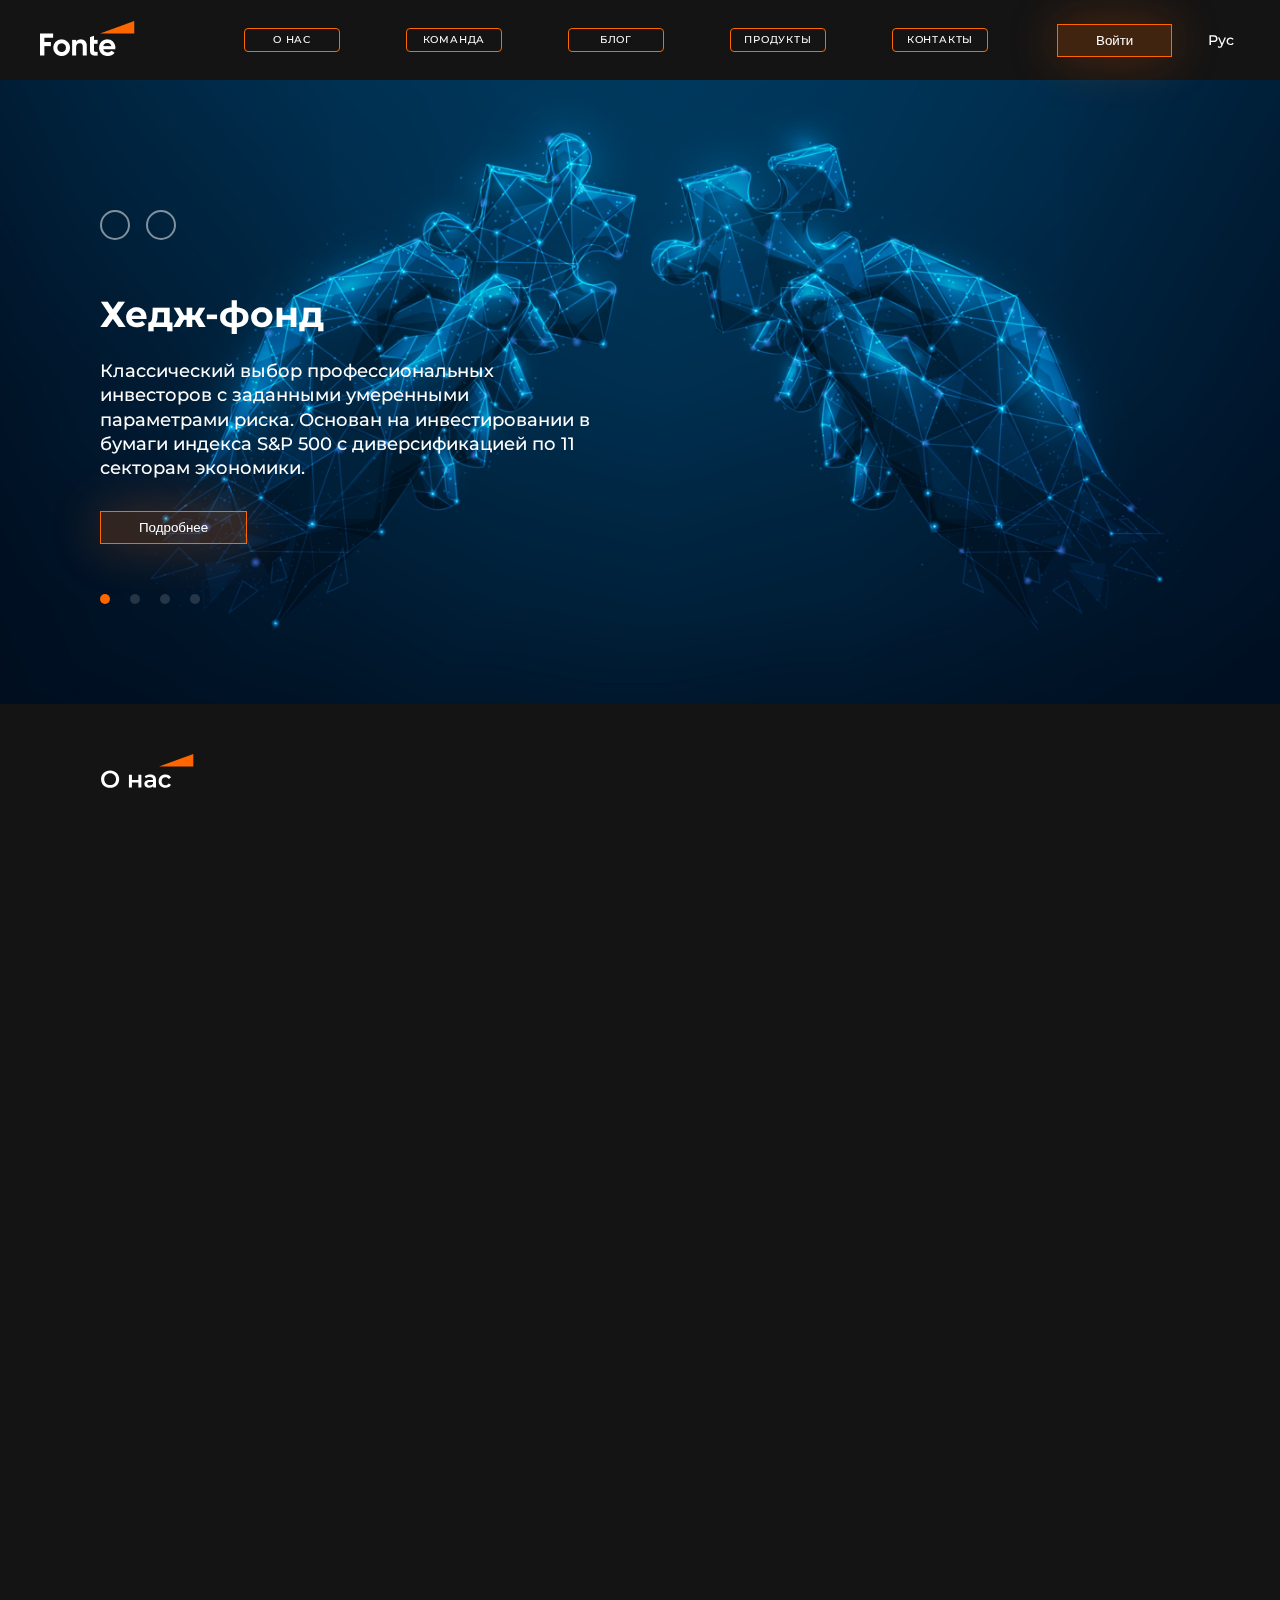
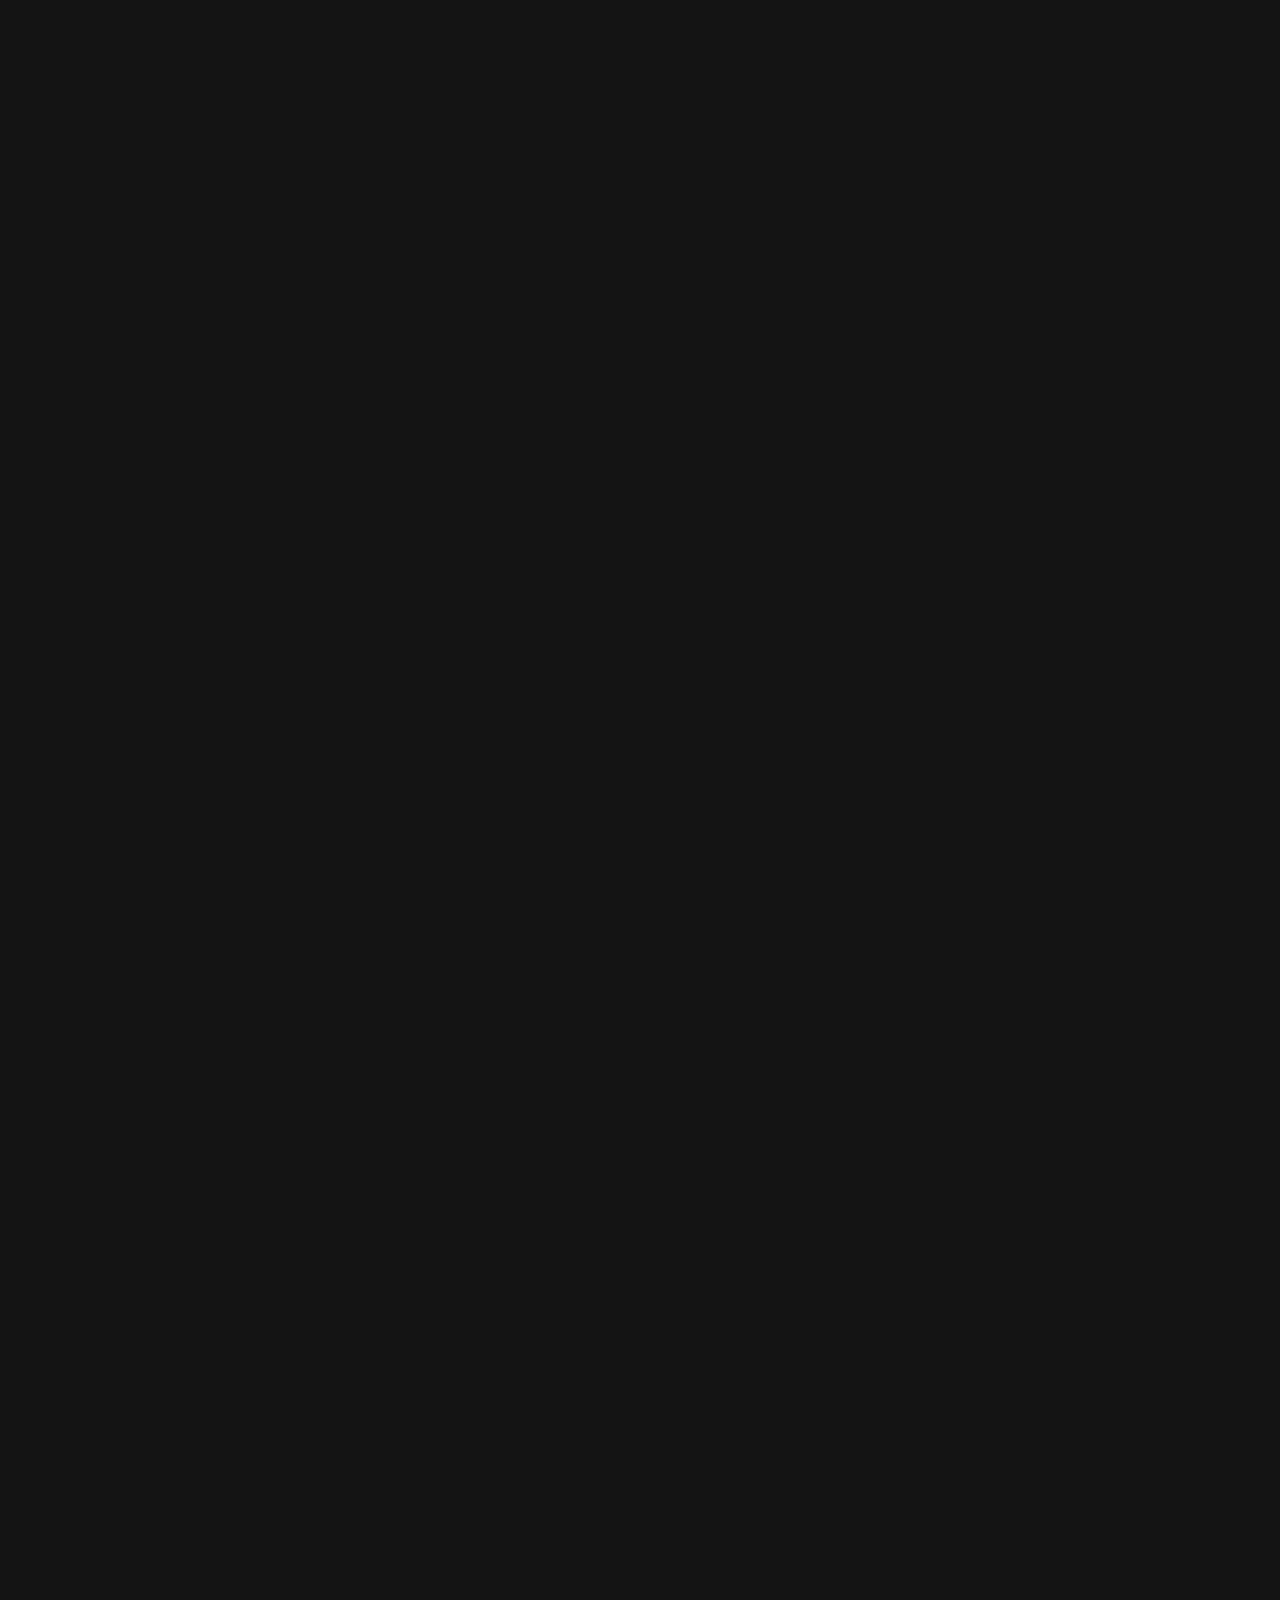
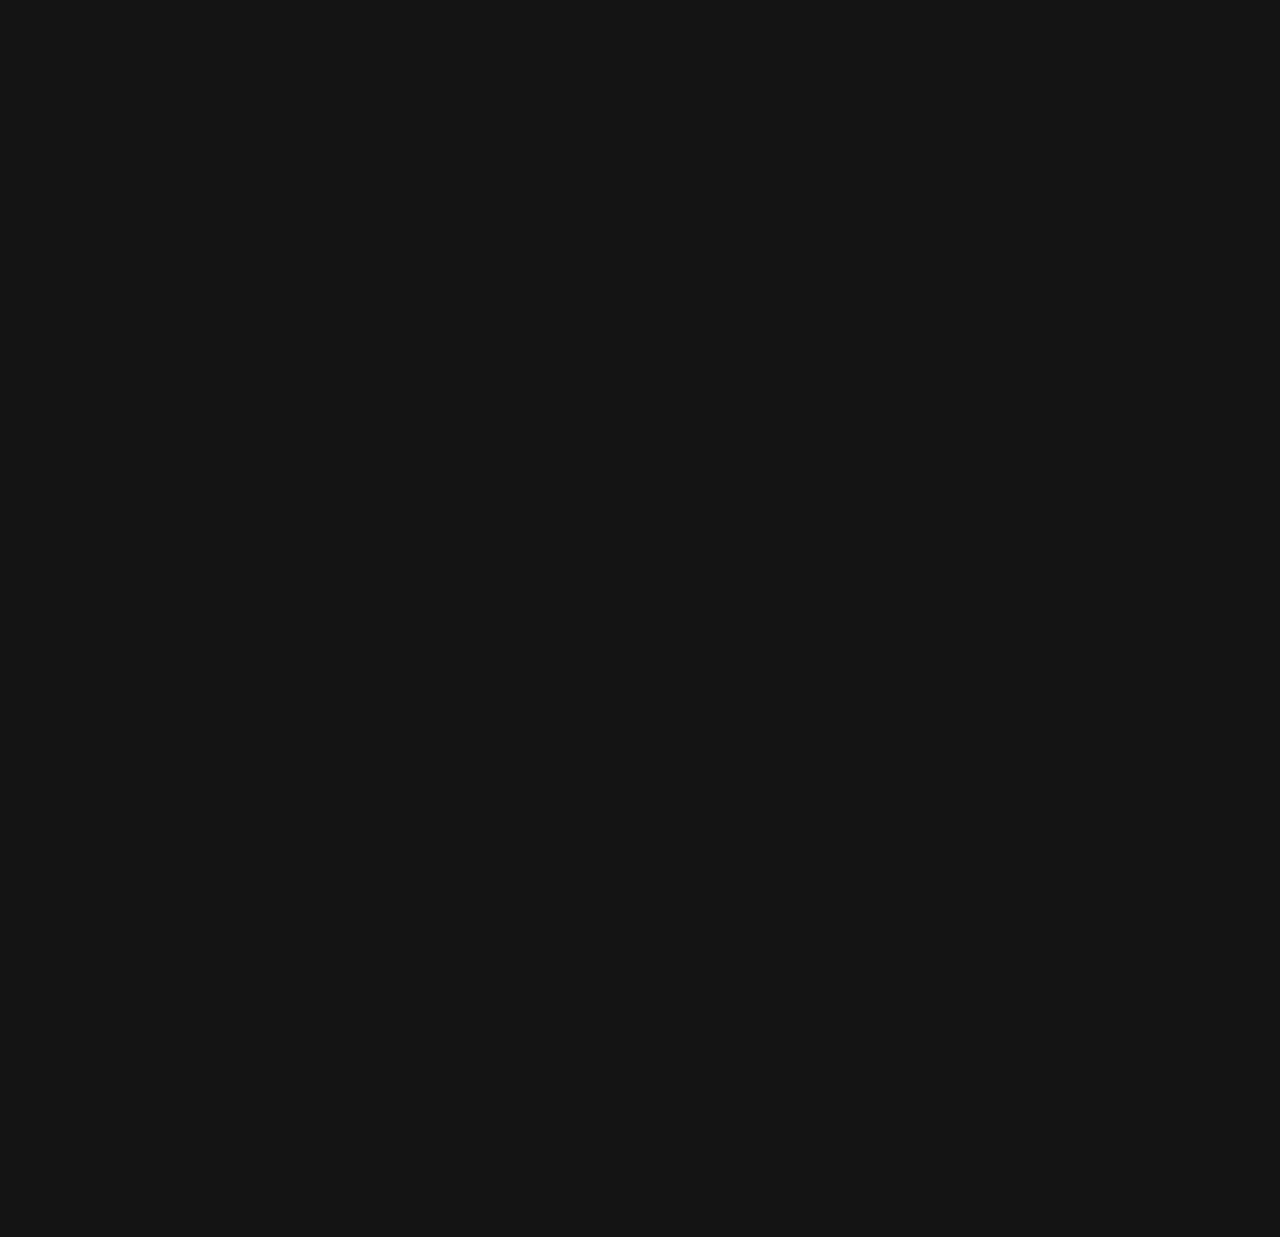
<file: Fonte/index.html>
<!DOCTYPE html>
<html lang="en">

<head>
    <meta charset="UTF-8">
    <meta name="viewport" content="width=device-width, initial-scale=1.0">
    <title>Document</title>
    <link rel="stylesheet" href="./css/main.css">

    <link rel="stylesheet" href="https://cdnjs.cloudflare.com/ajax/libs/font-awesome/6.5.2/css/all.min.css"
        integrity="sha512-SnH5WK+bZxgPHs44uWIX+LLJAJ9/2PkPKZ5QiAj6Ta86w+fsb2TkcmfRyVX3pBnMFcV7oQPJkl9QevSCWr3W6A=="
        crossorigin="anonymous" referrerpolicy="no-referrer" />

        <link href="https://unpkg.com/aos@2.3.1/dist/aos.css" rel="stylesheet">
</head>

<body>
    <div class="scrollTop">
        <i class="fa-solid fa-sort-up"></i>
    </div>
    <header>
        <nav class="navbar">
            <div class="container">


                <div class="modal ">
                    <form class="form_enter" action="">
                      <input placeholder="First Nmae" type="text">
                      <input placeholder="Second Name" type="text">
                      <input placeholder="Phone Number" type="text">
                      <input placeholder="Email" type="text">
                      <button>Send</button>
                    </form>
                </div>
               

                <div class="sent ">
                    <h2>Sizning so'rovingiz jo'natildi! <br> Tez orada siz bilan bog'lanamiz </h2>
                </div>

                <div data-aos="flip-right" class="logo">
                    <img src="./imgs/logo.png" alt="">
                </div>
                <ul data-aos="flip-right">
                    <li><a href="/">О нас  <span></span><span></span><span></span><span></span></a></li>
                    <li><a  target="_blank" href="./comanda.html">Команда <span></span><span></span><span></span><span></span></a></li>
                    <li><a target="_blank"  href="./blog.html">Блог <span></span><span></span><span></span><span></span></a></li>
                    <li><a href="">Продукты <span></span><span></span><span></span><span></span></a></li>
                    <li><a target="_blank" href="./contact.html">Контакты <span></span><span></span><span></span><span></span></a></li>
                </ul>
                <div data-aos="flip-right" class="btn">
                    <button class="enter Войти ">Войти </button>
                    <button class="lang">Рус</button>
                </div>
            </div>
        </nav>

        <div class="hero">
        
            <div class="container">
                <div data-aos="zoom-in-up" class="next">
                    <div class="left behind"><i class="fa-solid fa-chevron-right fa-rotate-180"></i></div>
                    <div class="right front"><i class="fa-solid fa-chevron-right"></i></div>
                </div>
                <div class="invest">
                    <div data-aos="fade-right" class="infos">
                        <h1 class="title">Хедж-фонд</h1>
                        <p class="title_desc">Классический выбор профессиональных инвесторов с заданными умеренными параметрами риска. Основан
                            на инвестировании в бумаги индекса S&P 500 с диверсификацией по 11 секторам экономики.</p>
                        <button class="enter">Подробнее</button>
                    </div>
                </div>
              
                <div class="points">
                    <div class=" point  point1"></div>
                    <div class=" point  point2"></div>
                    <div class=" point  point3"></div>
                    <div class=" point  point4"></div>
                </div>
            </div>
        </div>
    </header>

    <section class="section1">
        <div class="container">
            <div data-aos="fade-down"
            data-aos-easing="linear"
            data-aos-duration="1500" class="sec1_logo">
                <img src="./imgs/sec1 logo.svg" alt="">


            </div>

            <div class="block"  data-aos="fade-down"
            data-aos-easing="linear"
            data-aos-duration="1500">
                <img src="./imgs/sec1 img.png" alt="">
                <div class="info">
                    <p>Наша Команда успешно осуществляет деятельность на нескольких рынках инвестиций. Богатство
                        выбора инструментов этих рынков позволяет Нам успешно сохранять и преумножать капитал
                        клиентов. </p>
                    <p>
                        Вступить в партнерство с Fonte могут как профессиональные инвестора, так и частные лица,
                        только начинающие открывать для себя новые перспективы. Наша юрисдикция - Международный
                        финансовый центр «Астана» (МФЦА). Комфортные налоговые условия и регуляторные политики
                        обеспечивают необходимые свободы и преимущества для достижения целей инвестиций.
                    </p>
                    <p>В партнерстве с Fonte Capital LTD, инвесторы имеют возможность воспользоваться не только
                        проверенными стратегиями, но и смогут совместно разработать персональные инвестиционные
                        решения.</p>

                    <button class="enters enter"><a target="_blank" href="./Новая папка/mmm.pdf"> <span><img src="./imgs/sec1 icon.svg" alt=""></span>Лицензии</a></button>
                </div>
            </div>


        </div>
        <div data-aos="fade-right"
        data-aos-offset="300"
        data-aos-easing="ease-in-sine" class="line">
            <img src="./imgs/line.svg" alt="">
        </div>
    </section>
    <section data-aos="fade-down"
    data-aos-easing="linear"
    data-aos-duration="1500" class="section2">
        <div class="container">
            <div class="logo">
                <img src="./imgs/sec2 logo.svg" alt="">
            </div>
            <div class="cards">
                <div class="card">
                    <img src="./imgs/olmos.svg" alt="">
                    <div class="data">
                        <h2>Стабильность</h2>
                        <p>Сохранность капитала клиентов приоритетнее доходности - каждое решение взвешено, обдумано и
                            оценено.</p>
                    </div>
                </div>
                <div class="card">
                    <img src="./imgs/static.svg" alt="">
                    <div class="data">
                        <h2>Устойчивость
                        </h2>
                        <p>Устойчивое развитие — основа нашей бизнес-модели. Начиная с поиска и оценки предоставившихся
                            возможностей для бизнеса до последовательного развития наших проектов и реаллокации капитала
                            в новые возможности.</p>
                    </div>
                </div>
                <div class="card">
                    <img src="./imgs/cash.svg" alt="">
                    <div class="data">
                        <h2>Команда</h2>
                        <p>Команда Fonte Capital LTD – основа успеха. Каждый сотрудник Компании – это ценный актив в
                            рабочем процессе фонда. Наша цель – создание такой рабочей атмосферы и условий, которые
                            позволят максимально раскрыть потенциал каждого сотрудника для достижения максимального
                            результата.</p>
                    </div>
                </div>
                <div class="card">
                    <img src="./imgs/hand_shake.svg" alt="">
                    <div class="data">
                        <h2>Репутация
                        </h2>
                        <p>Ответственность и этика – основа нашей деятельности. Деятельность в рамках лучших практик
                            (Корпоративный Кодекс этики и стандарты профессионального поведения) позволяет предлагать
                            клиентам более качественные инвестиционные продукты, отвечающие высоким требованиям и
                            ожиданиям самых требовательных клиентов.</p>
                    </div>
                </div>
            </div>

        </div>
        <div  data-aos="fade-left"
        data-aos-anchor="#example-anchor"
        data-aos-offset="900"
        data-aos-duration="900" class="line2">
            <img src="./imgs/line2.svg" alt="">
        </div>
    </section>
    <section data-aos="fade-down"
    data-aos-easing="linear"
    data-aos-duration="1500" class="section3">
        <div class="container">
            <div class="logo">
                <img src="./imgs/sec2 logo.svg" alt="">
            </div>
            <div class="desc">
                <p>Команда Fonte Capital LTD – основа успеха. Каждый сотрудник Компании – это ценный актив в рабочем
                    процессе фонда. Наша цель – создание такой рабочей атмосферы и условий, которые позволят максимально
                    раскрыть потенциал каждого сотрудника для достижения максимального результата.</p>
            </div>
            <div class="potos">
                <div class="poto">
                    <img src="./imgs/1.png" alt="">
                    <h5>Ержан Мусин</h5>
                    <h4>CEO</h4>
                </div>
                <div class="poto">
                    <img src="./imgs/2.png" alt="">
                    <h5>Олжас Укенов</h5>
                    <h4>CFO</h4>
                </div>
                <div class="poto">
                    <img src="./imgs/1.png" alt="">
                    <h5>Ержан Мусин</h5>
                    <h4>CEO</h4>
                </div>

                <div class="poto">
                    <img src="./imgs/2.png" alt="">
                    <h5>Олжас Укенов</h5>
                    <h4>CFO</h4>
                </div>
                <div class="poto">
                    <img src="./imgs/1.png" alt="">
                    <h5>Ержан Мусин</h5>
                    <h4>CEO</h4>
                </div>
                <div class="poto">
                    <img src="./imgs/2.png" alt="">
                    <h5>Олжас Укенов</h5>
                    <h4>CFO</h4>
                </div>
            </div>
        </div>
    </section>


    <section data-aos="fade-down"
    data-aos-easing="linear"
    data-aos-duration="1500" class="section4">
        <div class="container">
            <div class="logo">
                <div class="vector"> <img src="./imgs/Vector.svg" alt=""></div>
                <h1>Сторонники и Партнеры</h1>
            </div>
            <div class="link">
                <h3>SeedBox</h3>
                <h3>Freedom Finance</h3>
            </div>
        </div>
        <div data-aos="fade-right"
        data-aos-offset="300"
        data-aos-easing="ease-in-sine" class="line3">
            <img src="./imgs/line 3.svg" alt="">
        </div>
    </section>

    <section  data-aos="fade-down"
    data-aos-easing="linear"
    data-aos-duration="1500" class="section5">
        <div class="container">
            <div class="logo">
                <div class="vector1"> <img src="./imgs/Vector.svg" alt=""></div>
                <h1>Блог компании</h1>
            </div>
       <div class="malu">
        <div class="left back"><i class="fa-solid fa-chevron-right fa-rotate-180"></i></div>
        <div class="blocks">
           
            <!-- <div class="box">
                <img src="./imgs/sec5.1.png" alt="">
                <h2>Рэй Далио перестал считать наличные «мусором»
                </h2>

                <div class="pod">
                    <h5>Подробнее </h5><span><img src="./imgs/Vector (1).svg" alt=""></span>
                </div>
            </div> -->

            <!-- <div class="box">
                <img src="./imgs/sec5.2.png" alt="">
                <h2>Инвестиции в 5G – необходимое условие экономического развития
                </h2>
                <div class="pod">
                    <h5>Подробнее </h5><span><img src="./imgs/Vector (1).svg" alt=""></span>
                </div>
            </div>

            <div class="box">
                <img src="./imgs/sec5.3.png" alt="">
                <h2>Минфин предложил единый налоговый вычет
                </h2>
                <div class="pod">
                    <h5>Подробнее </h5>
                    <h5><img src="./imgs/Vector (1).svg" alt=""></h5>
                </div>
            </div> -->
           

        </div>
        <div class="right right_btn"><i class="fa-solid fa-chevron-right"></i></div>
       </div>
          

            <div class="nums">
                <h3 class="dot">1</h3>
                <h3 class="dot">2</h3>
                <h3 class="dot">3</h3>
                
            </div>
        </div>
    </section>


    <section  data-aos="fade-down"
    data-aos-easing="linear"
    data-aos-duration="1500" class="section6">
        <div class="container">
            <div class="informations">
                <div class="form">
                    <form class="form1" action="">
                        <div class="name"><input required placeholder="Арман Арманов" type="text"></div>
                        <div class="email"><input required placeholder="armanov@yahoo.com" type="text"> <input required
                                placeholder="+7 777 8I" type="text"></div>
                        <div class="mesg"><input required placeholder="Текст обращения" type="text"></div>
                        <button class="enter">Получить консультацию</button>
                    </form>
                </div>
                <div class="photo">
                    <img src="./imgs/sec6_img.png" alt="">
                </div>
            </div>
        </div>
    </section>

    <section data-aos="flip-left"
    data-aos-easing="ease-out-cubic"
    data-aos-duration="2000" class="section7">
        <div class="container">
            <div class="sec7_logo">
                <img src="./imgs/sec7_logo.svg" alt="">
            </div>
            <div class="description">
                <ul>
                    <li><a href="">О нас</a></li>
                    <li><a href="">Команда</a></li>
                    <li><a href="">Блог</a></li>
                    <li><a href="">Продукты</a></li>
                    <li><a href="">Контакты</a></li>
                </ul>
                <ul>
                    <li><a href="">Terms and conditions</a></li>
                    <li><a href="">Privacy policy</a></li>
                </ul>
            </div>
            <div class="networks">
                <img src="./imgs/facebook.svg" alt="">
                <img src="./imgs/insta.svg" alt="">
                <img src="./imgs/twitter.svg"alt="">
            </div>
        </div>
        
    </section>


    <footer data-aos="flip-left"
    data-aos-easing="ease-out-cubic"
    data-aos-duration="2000">
        <div class="container">
            <h3>
                © 2022 • Fonte • All rights reserved
            </h3>
            <p>
                Частная компания «FONTE Capital Ltd.»,  зарегистрированная по адресу: Есильский район, г. Нур-Султан, Мангилик Ел, 55/20, офис 345-346, БИН 220140900035, осуществляет свою деятельность в соответствии с законодательством Международного Финансового центра «Астана» (МФЦА)  имеет право осуществлять регулируемую деятельность по управлению коллективными инвестициями – на основании лицензии № AFSA-A-LA-2022-0004, от 27 января 2022 года на бессрочной основе
            </p>
            <p>
                Стоимость инвестиции инвестора в инвестиционный фонд может увеличиваться или уменьшаться. Результаты инвестирования в прошлом не определяют доходы в будущем. Управляющая компания инвестиционного фонда или МФЦА не гарантируют доходности инвестиций. Инвестору необходимо ознакомиться с Уставом (Constitution) и Инвестиционным меморандумом (Offering Memorandum) инвестиционного фонда, его инвестиционной декларацией и определенными рисками перед инвестированием активов в инвестиционный фонд.
            </p>
          
        </div>
    </footer>
</body>
<script src="./js/main.js"></script>
<script src="https://unpkg.com/aos@2.3.1/dist/aos.js"></script>
<script>
    AOS.init();
  </script>

</html>
</file>
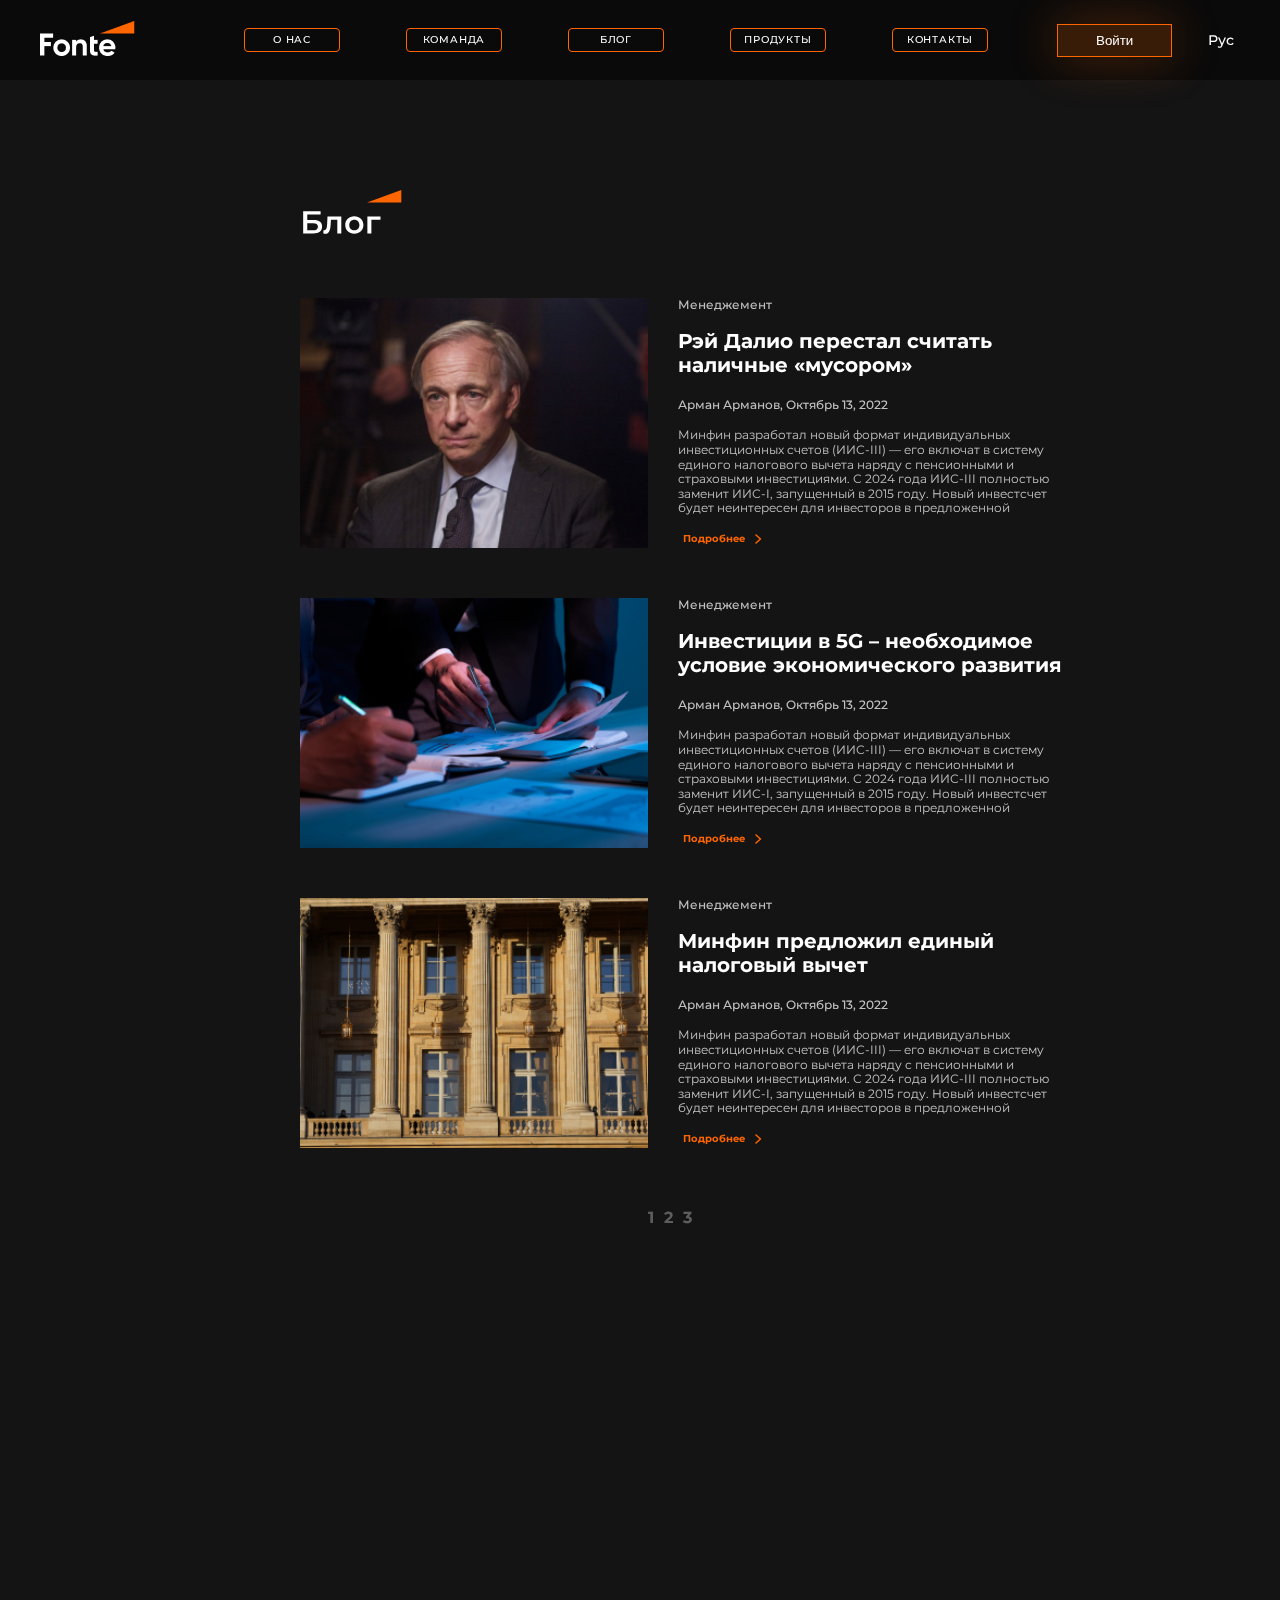
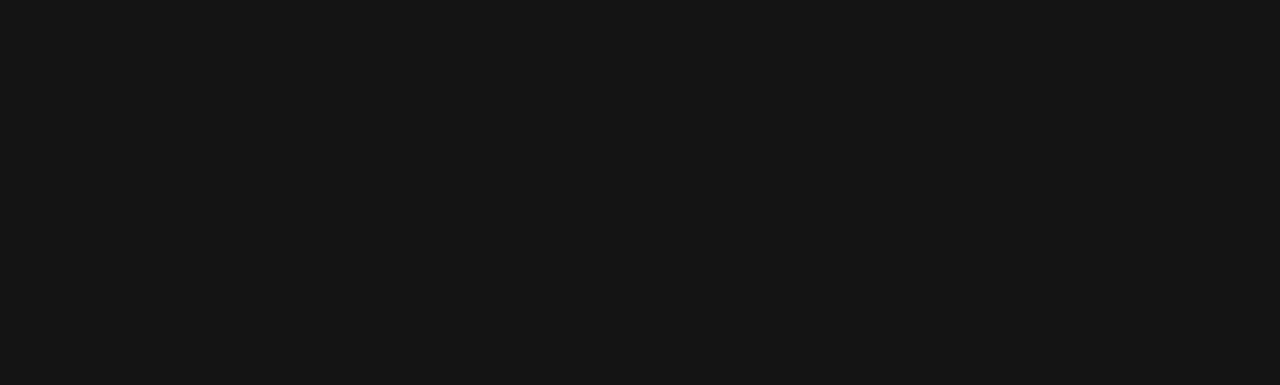
<file: Fonte/blog.html>
<!DOCTYPE html>
<html lang="en">

<head>
    <meta charset="UTF-8">
    <meta name="viewport" content="width=device-width, initial-scale=1.0">
    <title>Document</title>
    <link rel="stylesheet" href="./css/main.css">


    <link rel="stylesheet" href="https://cdnjs.cloudflare.com/ajax/libs/font-awesome/6.5.2/css/all.min.css"
        integrity="sha512-SnH5WK+bZxgPHs44uWIX+LLJAJ9/2PkPKZ5QiAj6Ta86w+fsb2TkcmfRyVX3pBnMFcV7oQPJkl9QevSCWr3W6A=="
        crossorigin="anonymous" referrerpolicy="no-referrer" />

    <link href="https://unpkg.com/aos@2.3.1/dist/aos.css" rel="stylesheet">
</head>

<body>
    <style>
        nav {
            background: #0A0A0A;


        }

        section {
            margin-top: 100px;
        }

        section .container {
            padding-top: 50px;
           
        }

        section .blocks {
            display: flex;
            align-items: center;
            justify-content: center;
            flex-direction: column;
          transform: translateX(50%);
            
        }

        .box {
            display: flex;
            align-items: start;
            gap: 30px;
        }

        .box h4 {
            font-family: Montserrat;
            font-size: 12px;
            font-weight: 500;
            line-height: 14.63px;
            text-align: left;
            color: #ffffffbd;
            margin-bottom: 16px;
        }

        .box h2 {
            width: 400px;
        }

        .box h6 {
            font-family: Montserrat;
            font-size: 12px;
            font-weight: 500;
            line-height: 14.63px;
            text-align: left;
            color: #ffffffbd;
            margin-bottom: 16px;
        }

        .box p {
            font-family: Montserrat;
            font-size: 12px;
            font-weight: 400;
            line-height: 14.63px;
            text-align: left;
            color: #ffffffbd;
            margin-bottom: 10px;
        }
      .section5 .logo{
        padding-left: 200px;
      }
      .per_img{
        width: 400px;
        height: 250px;
      }
       
    </style>
    <header>
        <nav class="navbar">
            <div class="container">
                <div data-aos="flip-right" class="logo">
                    <img src="./imgs/logo.png" alt="">
                </div>
                <ul data-aos="flip-right">
                    <li><a href="/">О нас <span></span><span></span><span></span><span></span></a></li>
                    <li><a <a target="_blank" href="./comanda.html">Команда <span></span><span></span><span></span><span></span></a></li>
                    <li><a target="_blank" href="./blog.html">Блог <span></span><span></span><span></span><span></span></a></li>
                    <li><a href="">Продукты <span></span><span></span><span></span><span></span></a></li>
                    <li><a target="_blank" href="./contact.html">Контакты <span></span><span></span><span></span><span></span></a></li>
                </ul>
                <div data-aos="flip-right" class="btn">
                    <button class="enter">Войти</button>
                    <button class="lang">Рус</button>
                </div>
            </div>
        </nav>
    </header>
    <main>
        <section data-aos="fade-down" data-aos-easing="linear" data-aos-duration="1500" class="section5">
            <div class="container">
                <div class="logo">
                    <img src="./imgs/blog_logo.svg" alt="">

                </div>
                <div class="malu">
                    <!-- <div class="left back"><i class="fa-solid fa-chevron-right fa-rotate-180"></i></div> -->
                    <div class="blocks">

                        <div class="box">
                            <img class="per_img" src="./imgs/sec5.1.png" alt="">
                            <div>
                                <h4>Менеджемент</h4>
                                <h2>Рэй Далио перестал считать наличные «мусором»
                                </h2>
                                <h6>Арман Арманов, Октябрь 13, 2022
                                </h6>
                                <p>Минфин разработал новый формат индивидуальных инвестиционных счетов (ИИС-III) — его
                                    включат в систему единого налогового вычета наряду с пенсионными и страховыми
                                    инвестициями. С 2024 года ИИС-III полностью заменит ИИС-I, запущенный в 2015 году.
                                    Новый инвестсчет будет неинтересен для инвесторов в предложенной </p>

                                <div class="pod">
                                    <h5>Подробнее </h5><span><img src="./imgs/Vector (1).svg" alt=""></span>
                                </div>
                            </div>
                        </div>

                        <div class="box">
                            <img class="per_img" src="./imgs/sec5.2.png" alt="">
                            <div>
                                <h4>Менеджемент</h4>
                                <h2>Инвестиции в 5G – необходимое условие экономического развития
                                </h2>
                                <h6>Арман Арманов, Октябрь 13, 2022
                                </h6>
                                <p>Минфин разработал новый формат индивидуальных инвестиционных счетов (ИИС-III) — его
                                    включат в систему единого налогового вычета наряду с пенсионными и страховыми
                                    инвестициями. С 2024 года ИИС-III полностью заменит ИИС-I, запущенный в 2015 году.
                                    Новый инвестсчет будет неинтересен для инвесторов в предложенной </p>
                                <div class="pod">
                                    <h5>Подробнее </h5><span><img src="./imgs/Vector (1).svg" alt=""></span>
                                </div>
                            </div>
                        </div>

                        <div class="box">
                            <img class="per_img" src="./imgs/sec5.3.png" alt="">
                            <div>
                                <h4>Менеджемент</h4>
                                <h2>Минфин предложил единый налоговый вычет
                                </h2>
                                <h6>Арман Арманов, Октябрь 13, 2022
                                </h6>
                                <p>Минфин разработал новый формат индивидуальных инвестиционных счетов (ИИС-III) — его
                                    включат в систему единого налогового вычета наряду с пенсионными и страховыми
                                    инвестициями. С 2024 года ИИС-III полностью заменит ИИС-I, запущенный в 2015 году.
                                    Новый инвестсчет будет неинтересен для инвесторов в предложенной </p>
                                <div class="pod">
                                    <h5>Подробнее </h5>
                                    <h5><img src="./imgs/Vector (1).svg" alt=""></h5>
                                </div>
                            </div>
                        </div>


                    </div>
                    <!-- <div class="right right_btn"><i class="fa-solid fa-chevron-right"></i></div> -->
                </div>


                <div class="nums">
                    <h3 class="dot">1</h3>
                    <h3 class="dot">2</h3>
                    <h3 class="dot">3</h3>

                </div>
            </div>
        </section>



        <section data-aos="flip-left" data-aos-easing="ease-out-cubic" data-aos-duration="2000" class="section7">
            <div class="container">
                <div class="sec7_logo">
                    <img src="./imgs/sec7_logo.svg" alt="">
                </div>
                <div class="description">
                    <ul>
                        <li><a href="/">О нас</a></li>
                        <li><a href="">Команда</a></li>
                        <li><a href="">Блог</a></li>
                        <li><a href="">Продукты</a></li>
                        <li><a href="">Контакты</a></li>
                    </ul>
                    <ul>
                        <li><a href="">Terms and conditions</a></li>
                        <li><a href="">Privacy policy</a></li>
                    </ul>
                </div>
                <div class="networks">
                    <img src="./imgs/facebook.svg" alt="">
                    <img src="./imgs/insta.svg" alt="">
                    <img src="./imgs/twitter.svg" alt="">
                </div>
            </div>

        </section>
    </main>


    <footer data-aos="flip-left" data-aos-easing="ease-out-cubic" data-aos-duration="2000">
        <div class="container">
            <h3>
                © 2022 • Fonte • All rights reserved
            </h3>
            <p>
                Частная компания «FONTE Capital Ltd.», зарегистрированная по адресу: Есильский район, г. Нур-Султан,
                Мангилик Ел, 55/20, офис 345-346, БИН 220140900035, осуществляет свою деятельность в соответствии с
                законодательством Международного Финансового центра «Астана» (МФЦА) имеет право осуществлять
                регулируемую деятельность по управлению коллективными инвестициями – на основании лицензии №
                AFSA-A-LA-2022-0004, от 27 января 2022 года на бессрочной основе
            </p>
            <p>
                Стоимость инвестиции инвестора в инвестиционный фонд может увеличиваться или уменьшаться. Результаты
                инвестирования в прошлом не определяют доходы в будущем. Управляющая компания инвестиционного фонда или
                МФЦА не гарантируют доходности инвестиций. Инвестору необходимо ознакомиться с Уставом (Constitution) и
                Инвестиционным меморандумом (Offering Memorandum) инвестиционного фонда, его инвестиционной декларацией
                и определенными рисками перед инвестированием активов в инвестиционный фонд.
            </p>

        </div>
    </footer>
</body>
<script src="./js/main.js"></script>
<script src="https://unpkg.com/aos@2.3.1/dist/aos.js"></script>
<script>
    AOS.init();
</script>

</html>
</file>
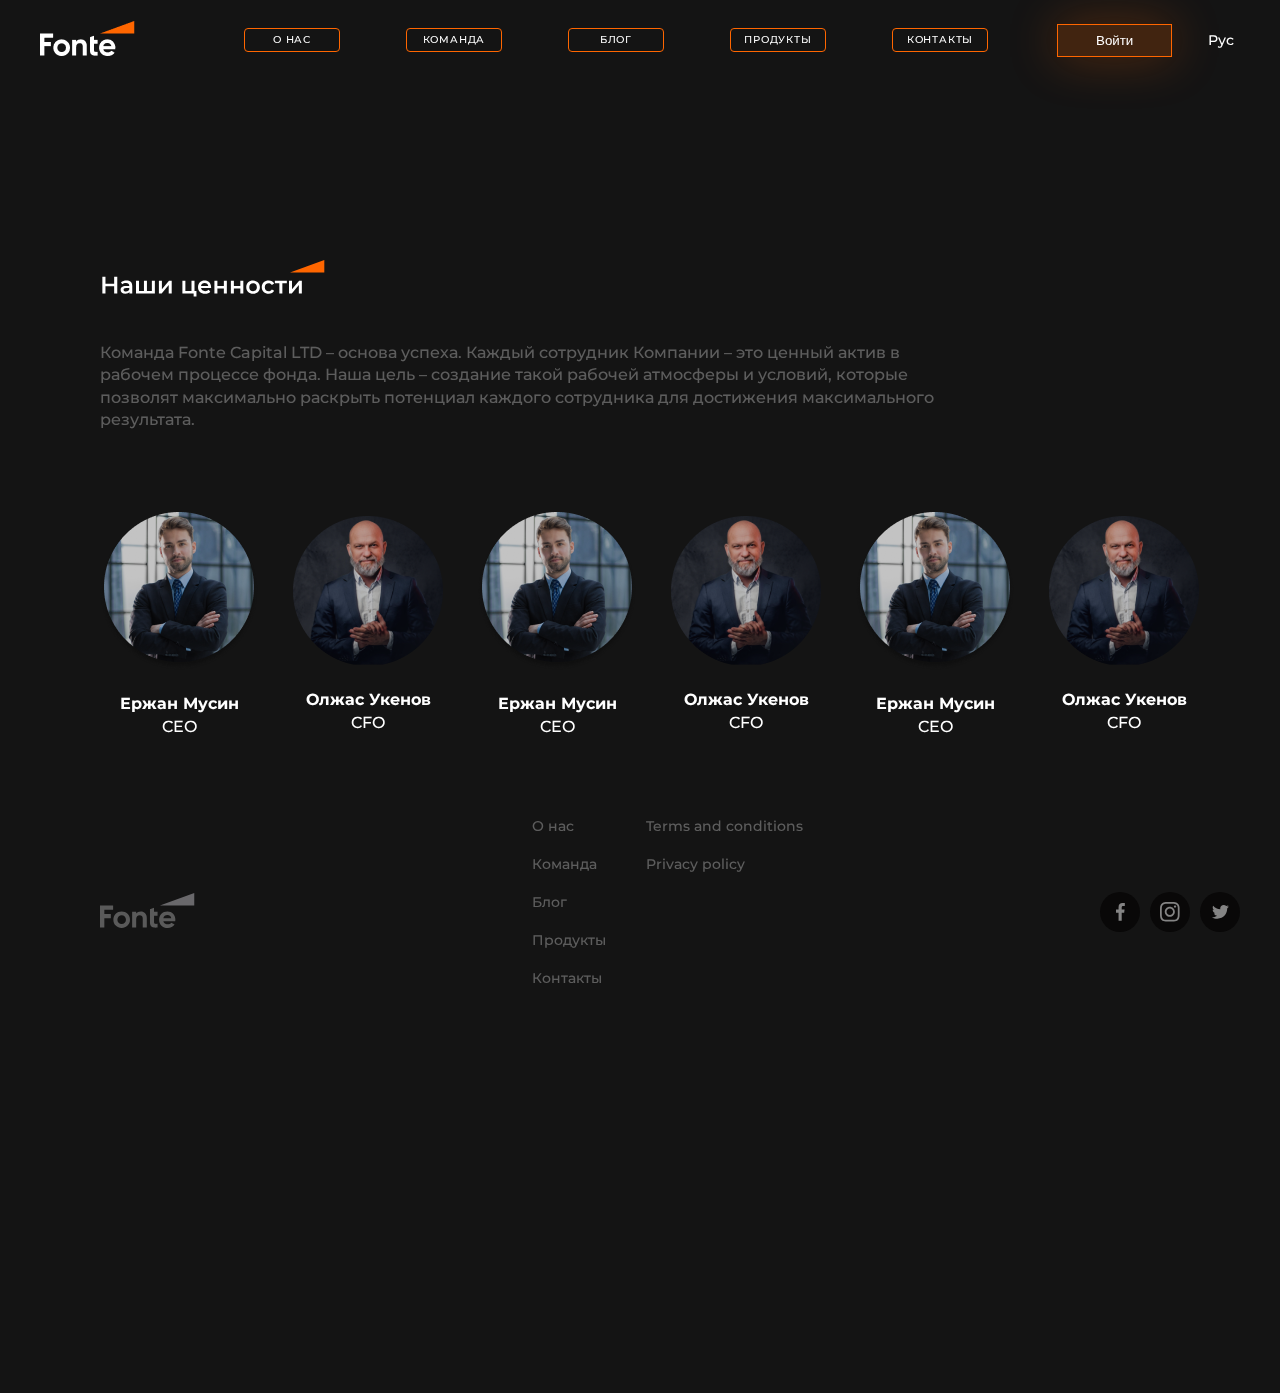
<file: Fonte/comanda.html>
<!DOCTYPE html>
<html lang="en">
<head>
    <meta charset="UTF-8">
    <meta name="viewport" content="width=device-width, initial-scale=1.0">
    <title>Document</title>
    <link rel="stylesheet" href="./css/main.css">


    <link rel="stylesheet" href="https://cdnjs.cloudflare.com/ajax/libs/font-awesome/6.5.2/css/all.min.css"
    integrity="sha512-SnH5WK+bZxgPHs44uWIX+LLJAJ9/2PkPKZ5QiAj6Ta86w+fsb2TkcmfRyVX3pBnMFcV7oQPJkl9QevSCWr3W6A=="
    crossorigin="anonymous" referrerpolicy="no-referrer" />

    <link href="https://unpkg.com/aos@2.3.1/dist/aos.css" rel="stylesheet">
</head>
<body>
    <header>
        <nav class="navbar">

       

            <div class="container">

             
                <div data-aos="flip-right" class="logo">
                    <img src="./imgs/logo.png" alt="">
                </div>
                <ul data-aos="flip-right">
                    <li><a href="/">О нас <span></span><span></span><span></span><span></span></a></li>
                    <li><a <a target="_blank" href="./comanda.html">Команда <span></span><span></span><span></span><span></span></a></li>
                    <li><a target="_blank"  href="./blog.html">Блог <span></span><span></span><span></span><span></span></a></li>
                    <li><a href="">Продукты <span></span><span></span><span></span><span></span></a></li>
                    <li><a target="_blank" href="./contact.html">Контакты <span></span><span></span><span></span><span></span></a></li>
                </ul>
                <div data-aos="flip-right" class="btn">
                    <button class="enter">Войти</button>
                    <button class="lang">Рус</button>
                </div>
            </div>
        </nav>
    </header>
    <main>
        <section data-aos="fade-down"
        data-aos-easing="linear"
        data-aos-duration="1500" class="section3">
            <div class="container">
                <div class="logo">
                    <img src="./imgs/sec2 logo.svg" alt="">
                </div>
                <div class="desc">
                    <p>Команда Fonte Capital LTD – основа успеха. Каждый сотрудник Компании – это ценный актив в рабочем
                        процессе фонда. Наша цель – создание такой рабочей атмосферы и условий, которые позволят максимально
                        раскрыть потенциал каждого сотрудника для достижения максимального результата.</p>
                </div>
                <div class="potos">
                    <div class="poto">
                        <img src="./imgs/1.png" alt="">
                        <h5>Ержан Мусин</h5>
                        <h4>CEO</h4>
                    </div>
                    <div class="poto">
                        <img src="./imgs/2.png" alt="">
                        <h5>Олжас Укенов</h5>
                        <h4>CFO</h4>
                    </div>
                    <div class="poto">
                        <img src="./imgs/1.png" alt="">
                        <h5>Ержан Мусин</h5>
                        <h4>CEO</h4>
                    </div>
    
                    <div class="poto">
                        <img src="./imgs/2.png" alt="">
                        <h5>Олжас Укенов</h5>
                        <h4>CFO</h4>
                    </div>
                    <div class="poto">
                        <img src="./imgs/1.png" alt="">
                        <h5>Ержан Мусин</h5>
                        <h4>CEO</h4>
                    </div>
                    <div class="poto">
                        <img src="./imgs/2.png" alt="">
                        <h5>Олжас Укенов</h5>
                        <h4>CFO</h4>
                    </div>
                </div>
            </div>
        </section>
        <section data-aos="flip-left"
        data-aos-easing="ease-out-cubic"
        data-aos-duration="2000" class="section7">
            <div class="container">
                <div class="sec7_logo">
                    <img src="./imgs/sec7_logo.svg" alt="">
                </div>
                <div class="description">
                    <ul>
                        <li><a href="/">О нас</a></li>
                        <li><a href="">Команда</a></li>
                        <li><a href="">Блог</a></li>
                        <li><a href="">Продукты</a></li>
                        <li><a href="">Контакты</a></li>
                    </ul>
                    <ul>
                        <li><a href="">Terms and conditions</a></li>
                        <li><a href="">Privacy policy</a></li>
                    </ul>
                </div>
                <div class="networks">
                    <img src="./imgs/facebook.svg" alt="">
                    <img src="./imgs/insta.svg" alt="">
                    <img src="./imgs/twitter.svg"alt="">
                </div>
            </div>
            
        </section>
    </main>
    <footer data-aos="flip-left"
    data-aos-easing="ease-out-cubic"
    data-aos-duration="2000">
        <div class="container">
            <h3>
                © 2022 • Fonte • All rights reserved
            </h3>
            <p>
                Частная компания «FONTE Capital Ltd.»,  зарегистрированная по адресу: Есильский район, г. Нур-Султан, Мангилик Ел, 55/20, офис 345-346, БИН 220140900035, осуществляет свою деятельность в соответствии с законодательством Международного Финансового центра «Астана» (МФЦА)  имеет право осуществлять регулируемую деятельность по управлению коллективными инвестициями – на основании лицензии № AFSA-A-LA-2022-0004, от 27 января 2022 года на бессрочной основе
            </p>
            <p>
                Стоимость инвестиции инвестора в инвестиционный фонд может увеличиваться или уменьшаться. Результаты инвестирования в прошлом не определяют доходы в будущем. Управляющая компания инвестиционного фонда или МФЦА не гарантируют доходности инвестиций. Инвестору необходимо ознакомиться с Уставом (Constitution) и Инвестиционным меморандумом (Offering Memorandum) инвестиционного фонда, его инвестиционной декларацией и определенными рисками перед инвестированием активов в инвестиционный фонд.
            </p>
          
        </div>
    </footer>
</body>
<script src="./js/main.js"></script>
<script src="https://unpkg.com/aos@2.3.1/dist/aos.js"></script>
<script>
    AOS.init();
  </script>
</html>
</file>
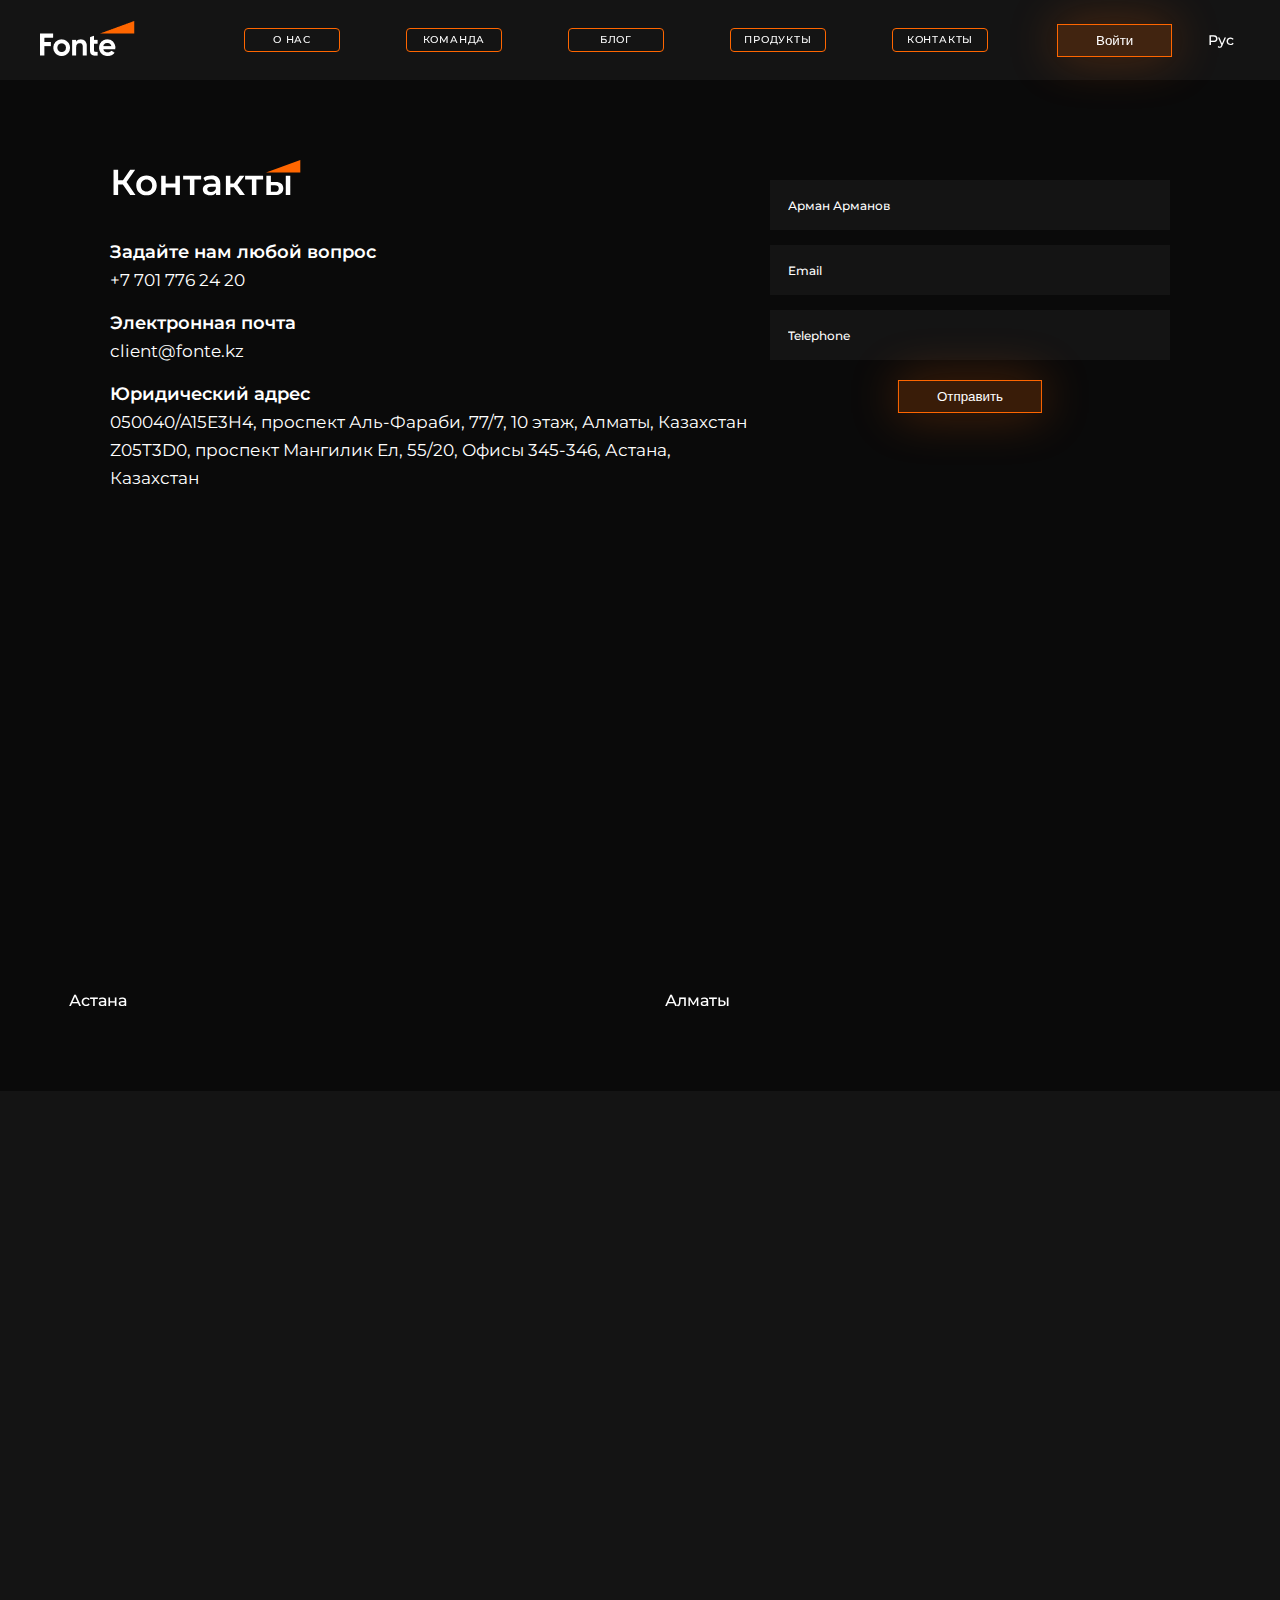
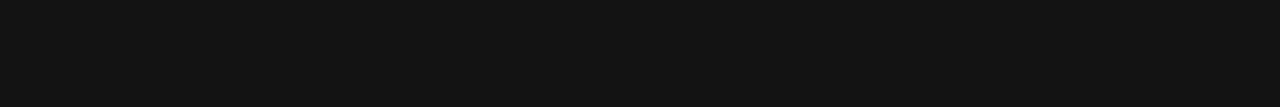
<file: Fonte/contact.html>
<!DOCTYPE html>
<html lang="en">

<head>
    <meta charset="UTF-8">
    <meta name="viewport" content="width=device-width, initial-scale=1.0">
    <title>Document</title>
    <link rel="stylesheet" href="./css/main.css">


    <link rel="stylesheet" href="https://cdnjs.cloudflare.com/ajax/libs/font-awesome/6.5.2/css/all.min.css"
        integrity="sha512-SnH5WK+bZxgPHs44uWIX+LLJAJ9/2PkPKZ5QiAj6Ta86w+fsb2TkcmfRyVX3pBnMFcV7oQPJkl9QevSCWr3W6A=="
        crossorigin="anonymous" referrerpolicy="no-referrer" />

    <link href="https://unpkg.com/aos@2.3.1/dist/aos.css" rel="stylesheet">
</head>
  <style>
    @import url('https://fonts.googleapis.com/css2?family=Montserrat:ital,wght@0,100..900;1,100..900&display=swap');
    .name{
        width: 400px !important;
        height: 50px !important;
        margin-top: 20px;
        margin-bottom:  0px !important;
    }
    .email{
        display: flex;
        align-items: center;
        flex-direction: column;
        justify-content: center;
    }
    .email input{
        width: 400px !important;
        height: 50px !important;
       
    }
    .informations .enter{
       display: flex;
       align-items: center;
       transform: translateX(-50%);
    }
    .section6 .container{
        display: flex;
        align-items: start;
        justify-content: center;
        gap: 10px;
        padding: 80px 70px;
    }
    .contacts img{
        margin-bottom: 30px;
    }
    .contacts h2{
        font-family: Montserrat;
font-size: 18px;
font-weight: 600;
line-height: 28px;
text-align: left;
display: flex;
align-items: start;
flex-direction: column;
color:white;
margin-bottom: 15px;
    }
    .contacts h2 span{
        font-family: Montserrat;
font-size: 17px;
font-weight: 400;
line-height: 28px;
text-align: left;

    }
    .Astana h2{
        font-family: Montserrat;
font-size: 16px;
font-weight: 500;
line-height: 19.5px;
text-align: left;
color: white;
margin-top: 20px;
    }
    .Almati h2{
        font-family: Montserrat;
font-size: 16px;
font-weight: 500;
line-height: 19.5px;
text-align: left;
color: white;
margin-top: 20px;
    }
    .map{
      display: flex !important;
      align-items: center !important;
      gap: 50px !important;
    }

    
  </style>
<body>
    <header>
        <nav class="navbar">
            <div class="container">
                <div data-aos="flip-right" class="logo">
                    <img src="./imgs/logo.png" alt="">
                </div>
                <ul data-aos="flip-right">
                    <li><a href="/">О нас <span></span><span></span><span></span><span></span></a></li>
                    <li><a <a target="_blank" href="./comanda.html">Команда <span></span><span></span><span></span><span></span></a></li>
                    <li><a target="_blank" href="./blog.html">Блог <span></span><span></span><span></span><span></span></a></li>
                    <li><a href="">Продукты <span></span><span></span><span></span><span></span></a></li>
                    <li><a target="_blank" href="./contact.html">Контакты <span></span><span></span><span></span><span></span></a></li>
                </ul>
                <div data-aos="flip-right" class="btn">
                    <button class="enter">Войти</button>
                    <button class="lang">Рус</button>
                </div>
            </div>
        </nav>
    </header>
    <main>

        <section class="section6">
            <div class="container">
                <div class="contacts">
                    <img src="./imgs/contact_logo.svg" alt="">
                    <h2>
                        Задайте нам любой вопрос
                        <span>+7 701 776 24 20  </span>
                    </h2>
                    <h2>
                        Электронная почта
                        <span>client@fonte.kz</span>
                    </h2>
                    <h2>
                        Юридический адрес
                       <span>050040/A15E3H4, проспект Аль-Фараби, 77/7​, 10 этаж, Алматы, Казахстан <br> Z05T3D0, проспект Мангилик Ел, 55/20, Офисы 345-346, Астана, Казахстан</span>
                    </h2>
                </div>
                <div class="informations">
                    <div class="form">
                        <form action="">

                            <div class="email">
                                <div class="name"><input placeholder="Арман Арманов" type="text"></div>
                                <input placeholder="Email" type="text">

                                <input placeholder="Telephone" type="text">
                            </div>

                            <button class="enter">Отправить</button>
                        </form>
                    </div>

                </div>
            </div>
            <div class="container map">
                <div class="Astana">
                    <iframe src="https://www.google.com/maps/embed?pb=!1m18!1m12!1m3!1d320668.6761137973!2d71.1719363140187!3d51.104326596088654!2m3!1f0!2f0!3f0!3m2!1i1024!2i768!4f13.1!3m3!1m2!1s0x424580c47db54609%3A0x97f9148dddb19228!2sAstana%2C%20Kazakhstan!5e0!3m2!1sen!2s!4v1716756269221!5m2!1sen!2s" width="546" height="300" style="border:0;" allowfullscreen="" loading="lazy" referrerpolicy="no-referrer-when-downgrade"></iframe>
                     <h2>Астана</h2>
                </div>
                <div class="Almati">
                      
                       <iframe src="https://www.google.com/maps/embed?pb=!1m18!1m12!1m3!1d372170.0326470801!2d76.62286051383838!3d43.21833183390852!2m3!1f0!2f0!3f0!3m2!1i1024!2i768!4f13.1!3m3!1m2!1s0x38836e7d16c5cbab%3A0x3d44668fad986d76!2sAlmaty%2C%20Kazakhstan!5e0!3m2!1sen!2s!4v1716756297538!5m2!1sen!2s" width="546" height="300" style="border:0;" allowfullscreen="" loading="lazy" referrerpolicy="no-referrer-when-downgrade"></iframe>
                       <h2>Алматы</h2>
                </div>
            </div>
        </section>

        <section data-aos="flip-left" data-aos-easing="ease-out-cubic" data-aos-duration="2000" class="section7">
            <div class="container">
                <div class="sec7_logo">
                    <img src="./imgs/sec7_logo.svg" alt="">
                </div>
                <div class="description">
                    <ul>
                        <li><a href="">О нас</a></li>
                        <li><a href="">Команда</a></li>
                        <li><a href="">Блог</a></li>
                        <li><a href="">Продукты</a></li>
                        <li><a href="">Контакты</a></li>
                    </ul>
                    <ul>
                        <li><a href="">Terms and conditions</a></li>
                        <li><a href="">Privacy policy</a></li>
                    </ul>
                </div>
                <div class="networks">
                    <img src="./imgs/facebook.svg" alt="">
                    <img src="./imgs/insta.svg" alt="">
                    <img src="./imgs/twitter.svg" alt="">
                </div>
            </div>

        </section>



    </main>
    <footer data-aos="flip-left" data-aos-easing="ease-out-cubic" data-aos-duration="2000">
        <div class="container">
            <h3>
                © 2022 • Fonte • All rights reserved
            </h3>
            <p>
                Частная компания «FONTE Capital Ltd.», зарегистрированная по адресу: Есильский район, г. Нур-Султан,
                Мангилик Ел, 55/20, офис 345-346, БИН 220140900035, осуществляет свою деятельность в соответствии с
                законодательством Международного Финансового центра «Астана» (МФЦА) имеет право осуществлять
                регулируемую деятельность по управлению коллективными инвестициями – на основании лицензии №
                AFSA-A-LA-2022-0004, от 27 января 2022 года на бессрочной основе
            </p>
            <p>
                Стоимость инвестиции инвестора в инвестиционный фонд может увеличиваться или уменьшаться. Результаты
                инвестирования в прошлом не определяют доходы в будущем. Управляющая компания инвестиционного фонда или
                МФЦА не гарантируют доходности инвестиций. Инвестору необходимо ознакомиться с Уставом (Constitution) и
                Инвестиционным меморандумом (Offering Memorandum) инвестиционного фонда, его инвестиционной декларацией
                и определенными рисками перед инвестированием активов в инвестиционный фонд.
            </p>

        </div>
    </footer>
</body>
<script src="./js/main.js"></script>
<script src="https://unpkg.com/aos@2.3.1/dist/aos.js"></script>
<script>
    AOS.init();
</script>

</html>
</file>
<file: Fonte/css/main.css>
@import url('https://fonts.googleapis.com/css2?family=Caveat:wght@400..700&family=Jacquard+24&family=Jersey+20+Charted&family=Montserrat:ital,wght@0,100..900;1,100..900&family=Noto+Music&family=Nunito+Sans:ital,opsz,wght@0,6..12,200..1000;1,6..12,200..1000&display=swap');
@import url('https://fonts.googleapis.com/css2?family=Montserrat:ital,wght@0,100..900;1,100..900&display=swap');

*{
    margin: 0;
    bottom: 0;
    box-sizing: border-box;
    scroll-behavior: smooth;
}

.container{
    max-width: 1200px;
    margin: 0 auto;
}
body{
    background: #141414;
     overflow-x: hidden;
  
}
.modal{
    position: fixed;
  top: -2000px;
    width: 400px;
    height: 400px;
    text-align: center;
    border: 2px solid white;
    background-color: rgba(29, 29, 29, 0.665);
    backdrop-filter: blur(2px);
    color: white;
    border-radius: 5px;
    text-align: center;
    padding: 20px 30px;
    z-index: 999999;
    left: 50%;
    transform: translateX(-50%);
    transition: all .3s ease;
    text-align: center;
}
.modal.active{
    top: 100px;
}
.modal input{
padding: 20px 76px;
display: flex;
align-items: center;
flex-direction: column;
margin-bottom: 20px;
justify-content: center;
outline: none;
border: 2px solid #FF6600;
color: #FF6600;
font-size: 15px;
border-radius: 20px;
}
.modal button{
    padding: 10px 30px;
    background-color: #FF6600;
    color: white;
    border: 2px solid white;
    border-radius: 10px;
}
.modal input::placeholder{
    color: #FF6600;
}
.sent{
    position: fixed;
  top: -2000px;
    width: 400px;
    height: 200px;
    border: 2px solid white;
    background-color: rgba(29, 29, 29, 0.665);
    backdrop-filter: blur(2px);
    color: white;
    border-radius: 5px;
    text-align: center;
    padding: 20px 30px;
    z-index: 999999;
    left: 50%;
    transform: translateX(-50%);
    transition: all .3s ease;
    
}

.sent.active{
   top: 20px;
}
nav{
    background: #141414;
  
    

}
nav ul li {
    --c: #FF6600;
    color: var(--c);
    font-size: 8px;
    border: 0.2em solid var(--c);
    border-radius: 0.5em;
    width: 12em;
    height: 3em;
    text-transform: uppercase;
    font-weight: bold;
    font-family: sans-serif;
    letter-spacing: 0.1em;
    text-align: center;
    line-height: 3em;
    position: relative;
    overflow: hidden;
    z-index: 1;
    transition: 1s;
    margin: 1em;
}

nav ul li span {
    position: absolute;
    width: 25%;
    height: 100%;
    background-color: var(--c);
    transform: translateY(150%);
    border-radius: 50%;
    left: calc((var(--n) - 1) * 25%);
    transition: 0.5s;
    transition-delay: calc((var(--n) - 1) * 0.2s);
    z-index: -1;
}

nav ul li:hover {
    color: black;
}

nav ul li:hover span {
    transform: translateY(0) scale(2);
}

nav ul li span:nth-child(1) {
    --n: 1;
}

nav ul li span:nth-child(2) {
    --n: 2;
}

nav ul li span:nth-child(3) {
    --n: 3;
}

nav ul li span:nth-child(4) {
    --n: 4;
}
.navbar.active{
    
    position: fixed;
    width: 100%;
    top: 0px;
    height: 80px;
    background: #141414;
    z-index: 999;
}

nav .container{
    display: flex;
    align-items: center;
    justify-content: space-between;
    padding: 20px 0px;
    font-family: "Montserrat", sans-serif;
}
nav ul{
    display: flex;
    list-style: none;
    align-items: center;
    gap: 50px;
    color: #FFFFFF;
}
nav ul li{
    cursor: pointer;
}
nav ul a {
    text-decoration: none;
    font-family: Montserrat;
font-size: 10px;
font-weight: 500;
line-height: 17.07px;
text-align: left;
cursor: pointer;
color: white;
}
nav .btn{
    display: flex;
    align-items: center;
    gap: 30px;
}
 .enter{
    padding: 8px 38px;
    border: 1.5px solid #FF6600;
    box-shadow: 0px 0px 50px 0px #FF66004D;
    background: #ff660031;
    color: #FFFFFF;
    transition: all .5s ease;
  position: relative;
}

.enter::after{
    content: "";
    position: absolute;
    top: -2px;
    left: 0px;
    height: 2px;
    width: 0%;
    background-color: cyan;
    transition: all .3s ease;
}
.enter:hover::after{
   width: 100%;
   color: cyan;
}

.enter::before{
    content: "";
    position: absolute;
    bottom: -2px;
    right: 0px;
    height: 2px;
    width: 0%;
    background-color: cyan;
    transition: all .3s ease;
}
.enter:hover::before{
   width: 100%;
 
}
.enter:hover{
    border: 2px solid cyan;
    transition: all .4s ease;
    color: cyan;

}
nav .lang{
    background-color: transparent;
    border: none;
    font-family: Montserrat;
font-size: 14px;
font-weight: 500;
line-height: 17.07px;
text-align: left;
color: white;

position: relative;

}
.lang::after{
    content: "";
    position: absolute;
    width: 0%;
    height: 2px;
    bottom: -2px;
    left: 0px;
    background-color: cyan;
    transition: all .3s ease;
}
.lang:hover::after{
    width: 100%;
}
.lang:hover{
    color: cyan;
}
.hero{
    background-image: url(../imgs/bg2.png);
    /* padding: 50vh 0px; */
    background-repeat: no-repeat;
    background-size: cover;
  

}
.hero .container{
    /* padding-top: 4px; */
    padding-left: 60px;
    padding-bottom: 100px;
}
.next{
    display: flex;
    align-items: center;
    gap: 16px;
   padding-top: 130px;
   margin-bottom: 50px;
   cursor: pointer;
}
.left{
    padding: 8px;
    border: 2px solid #FFFFFF80;
    border-radius: 50%;
     width: 30px;
     height: 30px;
     text-align: center;
     color: #FFFFFF80;
     display: flex;
     align-items: center;
     cursor: pointer;
}
.left:active{
   
    border: 2px solid #FF6600;
    color: #FF6600;
}
.left:hover{
    transform: scale(1.2);
    transition: all .3s ease;
   
  
}
.right{
    padding: 8px;
    border: 2px solid #FFFFFF80;
    border-radius: 50%;
     width: 30px;
     height: 30px;
     text-align: center;
     color: #FFFFFF80;
    display: flex;
    align-items: center;
    cursor: pointer;
}
.right:active{
   
    border: 2px solid #FF6600;
    color: #FF6600;
}
.right:hover{
    transform: scale(1.2);
    transition: all .3s ease;
   
  
}
.hero h1{
    font-family: Montserrat;
font-size: 36px;
font-weight: 700;
line-height: 48.76px;
text-align: left;
color: #FFFFFF;
margin-bottom: 20px;
}
.hero p{
    font-family: Montserrat;
font-size: 18px;
font-weight: 500;
line-height: 24.38px;
text-align: left;
color: #FFFFFF;
width: 500px;
margin-bottom: 30px;

}
.points{
    margin-top: 50px;
    display: flex;
    align-items: center;
    gap: 20px;
}
.point{
    width: 10px;
    height: 10px;
    background-color: #ffffff25;
    border-radius: 50%;
    cursor: pointer;
}
.point:hover{
    transform: scale(1.2);
    transition: all .3s ease;
    border: 2px solid white;
}
.point.active{
    background-color: #FF6600;
}
.section1 .container{
    /* box-shadow:  0px 0px 60px 0px  #ff6600a4; */
    padding-left: 60px;
    padding-top: 50px;
    padding-bottom: 50px;
}
.section1 .block{
    display: flex;
    align-items: start;
    gap: 40px;
}
.sec1_logo img{
   margin-bottom: 30px;
}
.section1 .info p{
    font-family: Montserrat;
    font-size: 16px;
    font-weight: 400;
    line-height: 23.8px;
    text-align: left;
  color: #FFFFFF;  
  margin-bottom: 30px;  
  width: 680px;
}
.section1 .enters{
     width: 150px;
     height: 40px;
     padding: 10px;
    border: 1.5px solid #FF6600;
    box-shadow: 0px 0px 50px 0px #FF66004D;
    background: #ff660031;
    color: #FFFFFF;
    display: flex;
    align-items: start;
    justify-content: center;
    gap: 10px;
    font-size: 14px;
    font-family: Montserrat;
font-size: 14px;
font-weight: 600;
line-height: 17.07px;
text-align: left;

}
.enters:hover{
    border: 2px solid cyan;
   
}
.enter a{
    text-decoration: none;
     display: flex;
     align-items: center;
     gap: 10px;
     color: white;

}

.line img{
    width: 988px;
}
.section2{
    position: relative;
}
.section2 .container{
    padding-left: 60px;
    padding-top: 10px;
}
.section2 .cards{
    display: flex;
    align-items: center;
    justify-content: space-between;
    flex-wrap: wrap;
    gap: 30px;
}
.section2 .cards .card{
    width: 550px;
    display: flex;
    align-items: center;
   
}
.section2 .cards .card h2{
    font-family: Montserrat;
font-size: 22px;
font-weight: 600;
line-height: 29.26px;
text-align: left;
color: #FFFFFF;
padding: 10px 0px;
margin-bottom: 10px;
}

.section2 .cards .card p{
    font-family: Montserrat;
    font-size: 14px;
    font-weight: 400;
    line-height: 19.6px;
    text-align: left;
    color: #ffffff50;
    
}
.line2{
    position: absolute;
    bottom: -180px;
    right: 0px;
}
.section3 .container{
    padding-left: 60px;
    padding-top: 180px;
    padding-bottom: 40px;
}
.section3 .potos{
    display: flex;
    align-items: center;
    gap: 35px;
}
.section3 .potos .poto{
  text-align: center;
  color: #FFFFFF;
  
}
.section3 .logo{
    margin-bottom: 36px;
}
.section3 .desc p{
    font-family: Montserrat;
    font-size: 16px;
    font-weight: 500;
    line-height: 22.4px;
    text-align: left;
color: #ffffff50;    
width: 850px;
margin-bottom: 80px;
}
.section3 .poto h5{
    font-family: Montserrat;
font-size: 16px;
font-weight: 700;
line-height: 19.5px;
text-align: center;
margin-top: 20px;
margin-bottom: 4px;

}
.section3 .poto h4{
    font-family: Montserrat;
font-size: 16px;
font-weight: 500;
line-height: 19.5px;
text-align: center;
}

.vector{
    position: absolute;
    top: -18px;
    left: 325px;
}
.section4 .container{
    padding-left: 60px;
    padding-top: 30px;
   
}
.section4 .logo{
    position: relative;
    font-family: Montserrat;
font-size: 15px;
font-weight: 400;
line-height: 22.26px;
text-align: left;
color: #FFFFFF;
letter-spacing: 2px;
}
.section4 .link{
    display: flex;
    align-items: center;
    justify-content: start;
    gap: 50px;
    margin-top: 30px;
    margin-bottom: 60px;
}

.section4 .link h3{
    font-family: Montserrat;
font-size: 25px;
font-weight: 500;
line-height: 34.13px;
text-align: left;
color: #ffffff93;
}
.line3 img{
    width: 1300px;
}

.section5 .container{
    padding-left: 60px;
    padding-top: 10px;
   
}
.section5 .logo{
    position: relative;
    font-family: Montserrat;
font-size: 15px;
font-weight: 400;
line-height: 22.26px;
text-align: left;
color: #FFFFFF;
letter-spacing: 2px;
margin-bottom: 30px;
}
.vector1{
    position: absolute;
    top: -15px;
    left: 195px;
}
.section5 .blocks{
    display: flex;
    align-items: center;
    justify-content: space-between;
    gap: 30px;
    padding: 20px;
}
.malu{
    display: flex;
    align-items: center;
    gap: 30px;
    
}
.section5 .box{
    width: 320px;
    text-align: left;
}
.section5 .box img{
    margin-bottom: 20px;
    
}
.section5 .box h2{
    font-family: Montserrat;
font-size: 20px;
font-weight: 700;
line-height: 24.38px;
text-align: left;
color: #FFFFFF;
margin-bottom: 20px;
}

.pod{
    display: flex;
    align-items: start;
    gap: 10px;
    font-family: Montserrat;
    padding: 5px;
    font-size: 12px;
    font-weight: 600;
    line-height: 14.32px;
    text-align: left;
    color: #FF6600;
    position: relative;
    
}
.pod img{
   position: absolute;
   top: 8px;
}
.nums{
    margin-top: 20px;
    display: flex;
    align-items: center;
    justify-content: center;
    gap: 10px;
    padding-bottom: 40px;
}
.nums h3{
    font-family: Montserrat;
font-size: 16px;
font-weight: 700;
line-height: 19.5px;
text-align: center;
color: #ffffff50;
}
.section6{
    background: #0A0A0A;

}
.informations{
    display: flex;
    align-items: center;
    justify-content: center;
    gap: 30px;
}
.informations .name{
    width: 600px;
    background: #141414;
    margin-bottom: 20px;

}
.informations .name input{
    background-color: transparent;
    border: none;
    outline: none;
    padding: 18px;
    color: #FFFFFF;
    
}
.informations .name input::placeholder{
    color: #FFFFFF;
    font-family: Montserrat;
font-size: 12px;
font-weight: 500;
line-height: 14.63px;
text-align: left;

}
.informations .email{
    display: flex;
    align-items: center;
    gap: 15px;
    margin-bottom: 20px;
  
}
.informations .email input{
    background-color: transparent;
    border: none;
    outline: none;
    padding: 18px;
    color: #FFFFFF;
    background: #141414;
    width: 292px;
}
.informations .email input::placeholder{
    color: #FFFFFF;
    font-family: Montserrat;
font-size: 12px;
font-weight: 500;
line-height: 14.63px;
text-align: left;

}
.informations .mesg{
    width: 600px;
    background: #141414;
    height: 150px;
    margin-bottom: 30px;
}
.informations .mesg input{
   background-color: transparent; 
   outline: none;
   border: none;
   padding: 18px;
   color: #FFFFFF;
}
.informations .mesg input::placeholder{
    color: #FFFFFF;
    font-family: Montserrat;
font-size: 12px;
font-weight: 500;
line-height: 14.63px;
text-align: left;


}
.form .enter{
margin-left: 200px;
}
.section7{
    overflow: hidden;
}
.section7 .container{
    display: flex;
    align-items: center;
    justify-content: space-between;
    padding-left: 60px;
    padding-top: 40px;
    padding-bottom: 40px;
}
.section7 .description{
  display: flex;
  align-items: start;

}
.section7 .description ul{
 list-style: none;


}
.section7 .description a{
 text-decoration: none;
 font-family: Montserrat;
font-size: 14px;
font-weight: 500;
line-height: 17.07px;
text-align: left;
color: #ffffff50;

}
.section7 .description li{
    margin-bottom: 20px;
}
.networks{
    display: flex;
    align-items: center;
    gap: 10px;
}
footer{
    background: #0A0A0A;
    padding-left: 60px;
    padding-top: 30px;
  padding-bottom: 50px;
  overflow: hidden;
}
footer h3{
    font-family: Montserrat;
font-size: 16px;
font-weight: 500;
line-height: 19.5px;
text-align: left;
color: #FFFFFF;
margin-bottom: 40px;
}
footer p{
    font-family: Montserrat;
font-size: 12px;
font-weight: 400;
line-height: 14.63px;
text-align: left;
color: #ffffff80;
margin-bottom: 20px;
width: 1000px;
}
.scrollTop{
    position: fixed;
    right: -150px;
    bottom: 40px;
    background-color: #FF6600;
    color: #FFFFFF;
    width: 40px;
    height: 40px;
    font-size: 30px;
  padding-top: 10px;
    display: flex;
    align-items: center;
    justify-content: center;
    transition: all .3s ease;
    z-index: 99;
}
.scrollTop.active{
    right: 40px;
}
.dot.active{
    color: #FF6600 !important;
    transform: scale(1.2);
    border-bottom:  2px solid #FF6600;
    padding: 0px 4px;
}
.dot{
    cursor: pointer;
}
</file>
